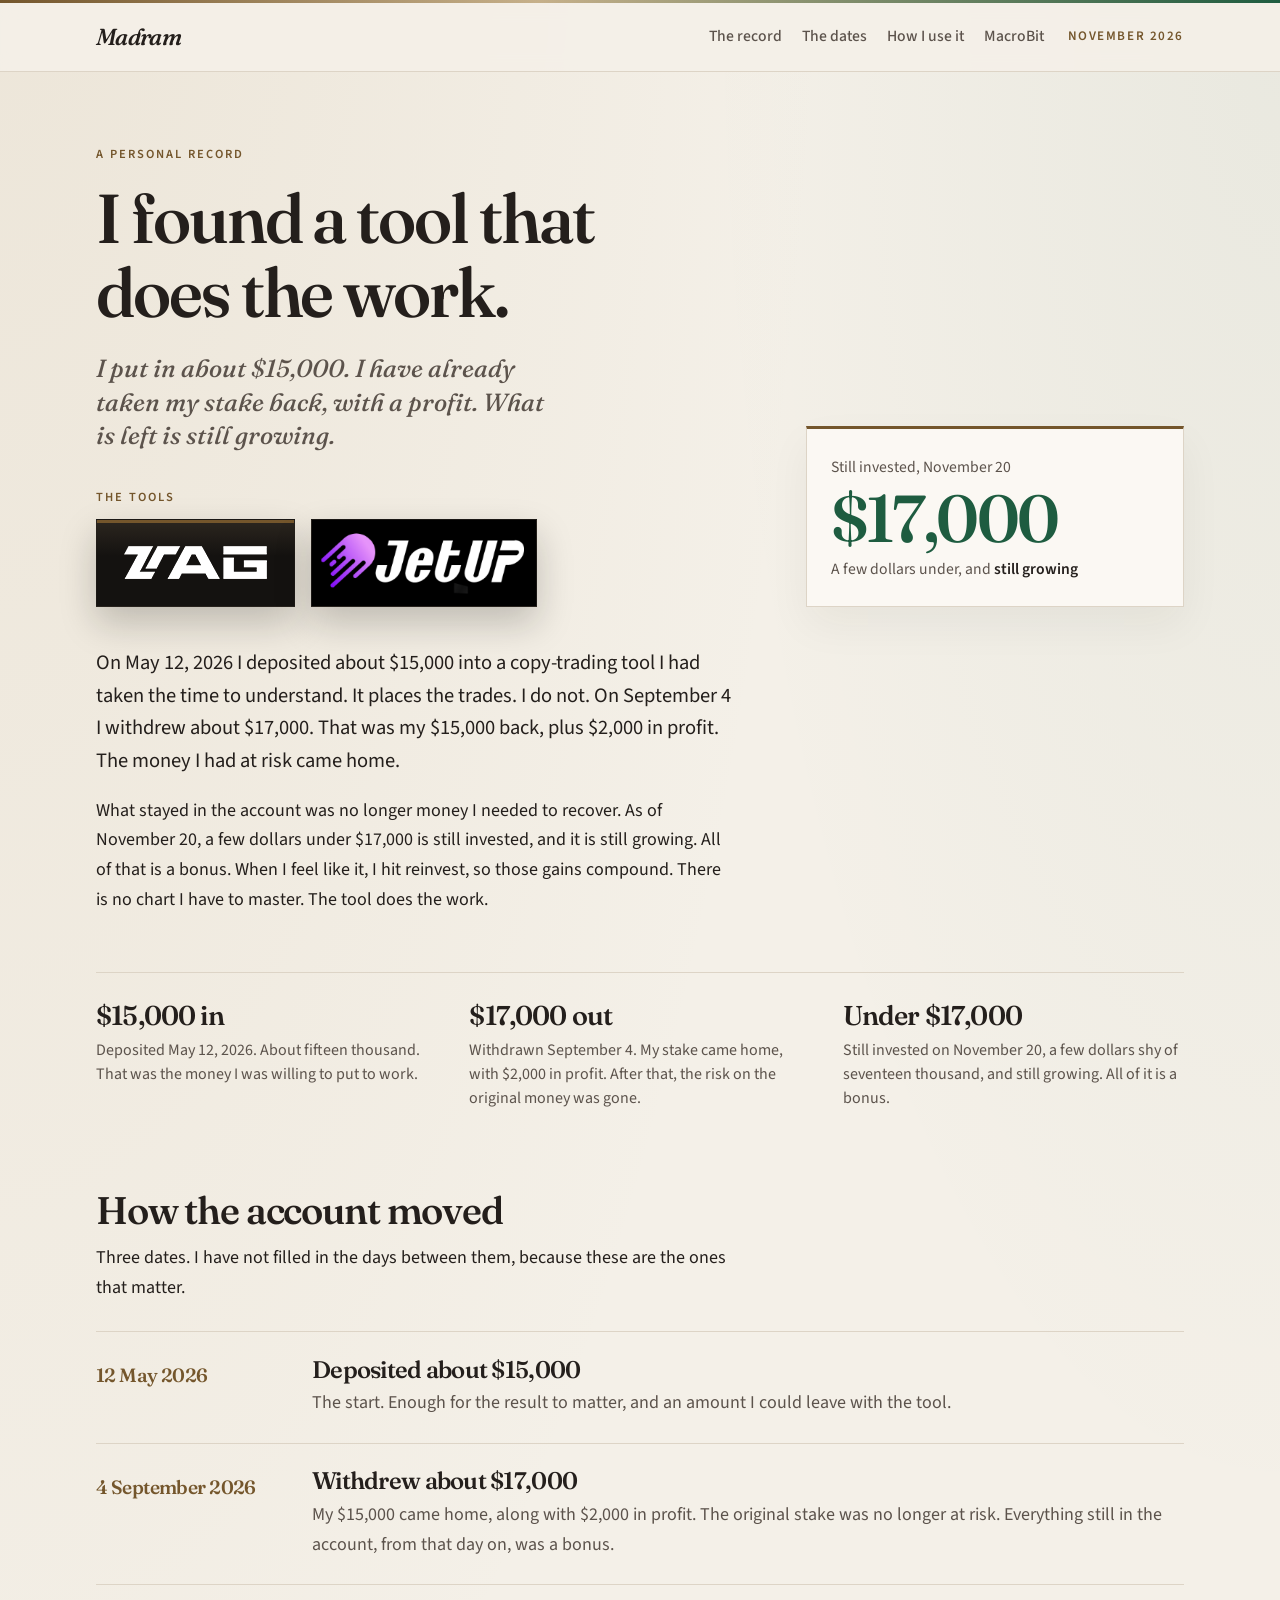
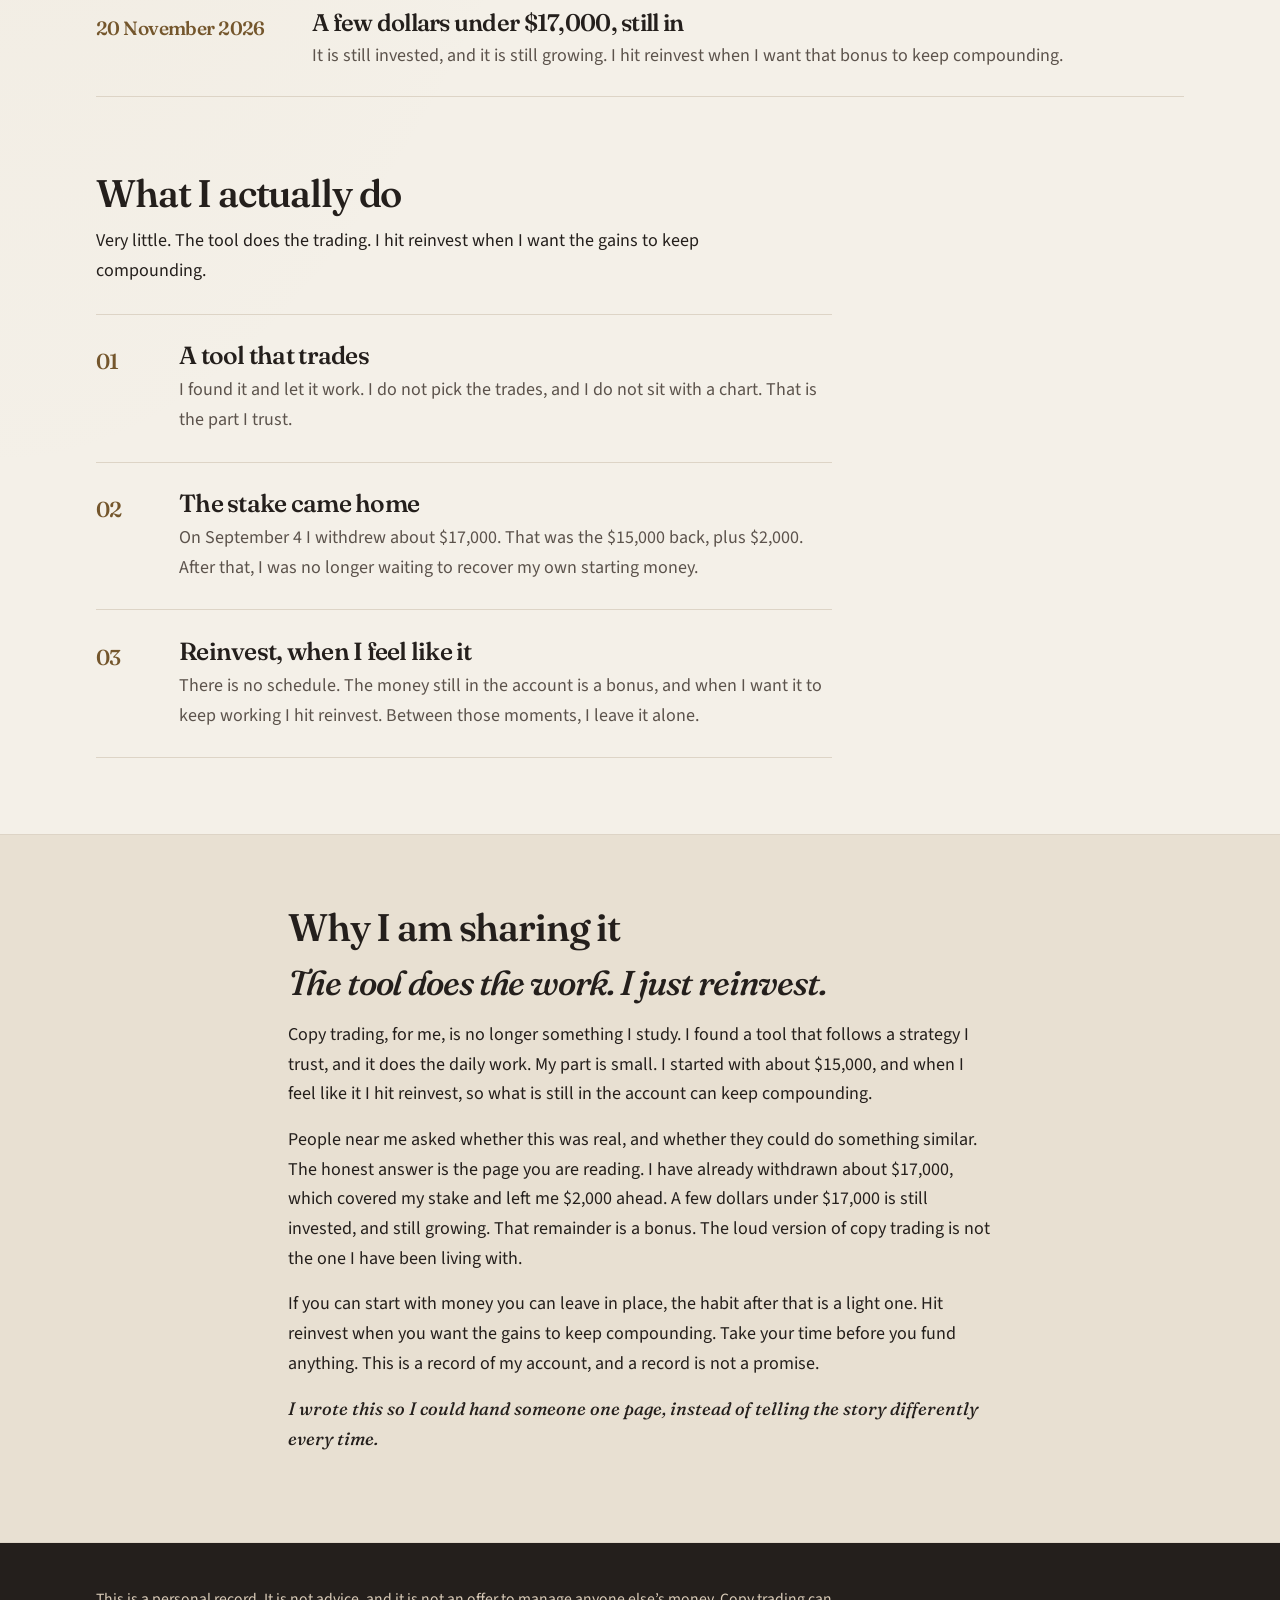
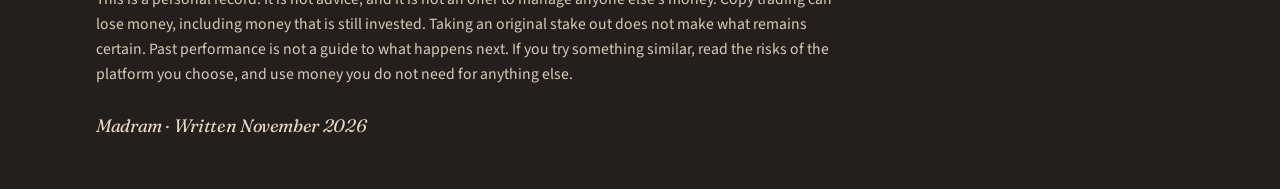
<file: index.html>
<!DOCTYPE html>
<html lang="en">
<head>
  <meta charset="UTF-8">
  <meta name="viewport" content="width=device-width, initial-scale=1.0">
  <title>Madram — a personal record of copy trading</title>
  <meta name="description" content="I put in about $15,000 in May. In September I took out about $17,000. A few dollars under $17,000 is still invested, and still growing.">
  <meta name="theme-color" content="#f4f0e8">
  <meta property="og:title" content="Madram — a personal record of copy trading">
  <meta property="og:description" content="I put in about $15,000 in May. In September I took out about $17,000. A few dollars under $17,000 is still invested, and still growing.">
  <meta property="og:type" content="website">
  <meta property="og:url" content="https://gitgabri.github.io/madram-copyx/">
  <meta name="twitter:card" content="summary">
  <link rel="icon" href="favicon.svg" type="image/svg+xml">
  <link rel="preconnect" href="https://fonts.googleapis.com">
  <link rel="preconnect" href="https://fonts.gstatic.com" crossorigin>
  <link href="https://fonts.googleapis.com/css2?family=Fraunces:ital,opsz,wght@0,9..144,500;0,9..144,560;1,9..144,460;1,9..144,520&family=Source+Sans+3:ital,wght@0,400;0,500;0,600;1,400&display=swap" rel="stylesheet">
  <link rel="stylesheet" href="styles.css">
</head>
<body>
  <a class="skip" href="#content">Skip to the record</a>

  <header class="site-header">
    <div class="wrap header-inner">
      <a class="wordmark" href="#top">Madram</a>
      <nav class="nav" aria-label="On this page">
        <a href="#record">The record</a>
        <a href="#dates">The dates</a>
        <a href="#approach">How I use it</a>
        <a href="macrobit.html">MacroBit</a>
      </nav>
      <p class="as-of">November 2026</p>
    </div>
  </header>

  <main id="top">
    <section class="hero">
      <div class="wrap hero-grid">
        <div class="hero-copy">
          <p class="kicker">A personal record</p>
          <h1>I found a tool that does the work.</h1>
          <p class="deck">I put in about $15,000. I have already taken my stake back, with a profit. What is left is still growing.</p>
          <div class="hero-tools">
            <p class="hero-tools-label">The tools</p>
            <div class="hero-tools-row">
              <div class="mark mark-tag">
                <img src="assets/img/tag_logo_small.webp" alt="TAG" width="143" height="35">
              </div>
              <div class="mark mark-jetup">
                <img src="assets/img/jetup-logo.png" alt="JetUP" width="1262" height="998">
              </div>
            </div>
          </div>
        </div>
        <figure class="result">
          <figcaption>Still invested, November 20</figcaption>
          <p class="result-value">$17,000</p>
          <p class="result-detail">A few dollars under, and <strong>still growing</strong></p>
        </figure>
      </div>
    </section>

    <div class="wrap" id="content">
      <section class="essay" aria-labelledby="opening-heading">
        <h2 id="opening-heading" class="visually-hidden">Opening</h2>
        <p class="lede">On May 12, 2026 I deposited about $15,000 into a copy-trading tool I had taken the time to understand. It places the trades. I do not. On September 4 I withdrew about $17,000. That was my $15,000 back, plus $2,000 in profit. The money I had at risk came home.</p>
        <p>What stayed in the account was no longer money I needed to recover. As of November 20, a few dollars under $17,000 is still invested, and it is still growing. All of that is a bonus. When I feel like it, I hit reinvest, so those gains compound. There is no chart I have to master. The tool does the work.</p>
      </section>

      <dl class="facts" aria-label="Summary">
        <div>
          <dt>$15,000 in</dt>
          <dd>Deposited May 12, 2026. About fifteen thousand. That was the money I was willing to put to work.</dd>
        </div>
        <div>
          <dt>$17,000 out</dt>
          <dd>Withdrawn September 4. My stake came home, with $2,000 in profit. After that, the risk on the original money was gone.</dd>
        </div>
        <div>
          <dt>Under $17,000</dt>
          <dd>Still invested on November 20, a few dollars shy of seventeen thousand, and still growing. All of it is a bonus.</dd>
        </div>
      </dl>

      <section class="record" id="record" aria-labelledby="record-heading">
        <div class="section-head">
          <h2 id="record-heading">How the account moved</h2>
          <p>Three dates. I have not filled in the days between them, because these are the ones that matter.</p>
        </div>
        <ol class="milestones" id="dates">
          <li>
            <time datetime="2026-05-12">12 May 2026</time>
            <div>
              <h3>Deposited about $15,000</h3>
              <p>The start. Enough for the result to matter, and an amount I could leave with the tool.</p>
            </div>
          </li>
          <li>
            <time datetime="2026-09-04">4 September 2026</time>
            <div>
              <h3>Withdrew about $17,000</h3>
              <p>My $15,000 came home, along with $2,000 in profit. The original stake was no longer at risk. Everything still in the account, from that day on, was a bonus.</p>
            </div>
          </li>
          <li>
            <time datetime="2026-11-20">20 November 2026</time>
            <div>
              <h3>A few dollars under $17,000, still in</h3>
              <p>It is still invested, and it is still growing. I hit reinvest when I want that bonus to keep compounding.</p>
            </div>
          </li>
        </ol>
      </section>

      <section class="approach" id="approach" aria-labelledby="approach-heading">
        <div class="section-head">
          <h2 id="approach-heading">What I actually do</h2>
          <p>Very little. The tool does the trading. I hit reinvest when I want the gains to keep compounding.</p>
        </div>
        <ol class="steps">
          <li>
            <span class="num">01</span>
            <div>
              <h3>A tool that trades</h3>
              <p>I found it and let it work. I do not pick the trades, and I do not sit with a chart. That is the part I trust.</p>
            </div>
          </li>
          <li>
            <span class="num">02</span>
            <div>
              <h3>The stake came home</h3>
              <p>On September 4 I withdrew about $17,000. That was the $15,000 back, plus $2,000. After that, I was no longer waiting to recover my own starting money.</p>
            </div>
          </li>
          <li>
            <span class="num">03</span>
            <div>
              <h3>Reinvest, when I feel like it</h3>
              <p>There is no schedule. The money still in the account is a bonus, and when I want it to keep working I hit reinvest. Between those moments, I leave it alone.</p>
            </div>
          </li>
        </ol>
      </section>
    </div>

    <section class="share" aria-labelledby="share-heading">
      <div class="wrap share-inner">
        <h2 id="share-heading">Why I am sharing it</h2>
        <p class="pull">The tool does the work. I just reinvest.</p>
        <p>Copy trading, for me, is no longer something I study. I found a tool that follows a strategy I trust, and it does the daily work. My part is small. I started with about $15,000, and when I feel like it I hit reinvest, so what is still in the account can keep compounding.</p>
        <p>People near me asked whether this was real, and whether they could do something similar. The honest answer is the page you are reading. I have already withdrawn about $17,000, which covered my stake and left me $2,000 ahead. A few dollars under $17,000 is still invested, and still growing. That remainder is a bonus. The loud version of copy trading is not the one I have been living with.</p>
        <p>If you can start with money you can leave in place, the habit after that is a light one. Hit reinvest when you want the gains to keep compounding. Take your time before you fund anything. This is a record of my account, and a record is not a promise.</p>
        <p class="signoff">I wrote this so I could hand someone one page, instead of telling the story differently every time.</p>
      </div>
    </section>
  </main>

  <footer class="site-footer">
    <div class="wrap footer-inner">
      <p class="footer-note">This is a personal record. It is not advice, and it is not an offer to manage anyone else’s money. Copy trading can lose money, including money that is still invested. Taking an original stake out does not make what remains certain. Past performance is not a guide to what happens next. If you try something similar, read the risks of the platform you choose, and use money you do not need for anything else.</p>
      <p class="footer-meta">Madram · Written November 2026</p>
    </div>
  </footer>
</body>
</html>
</file>
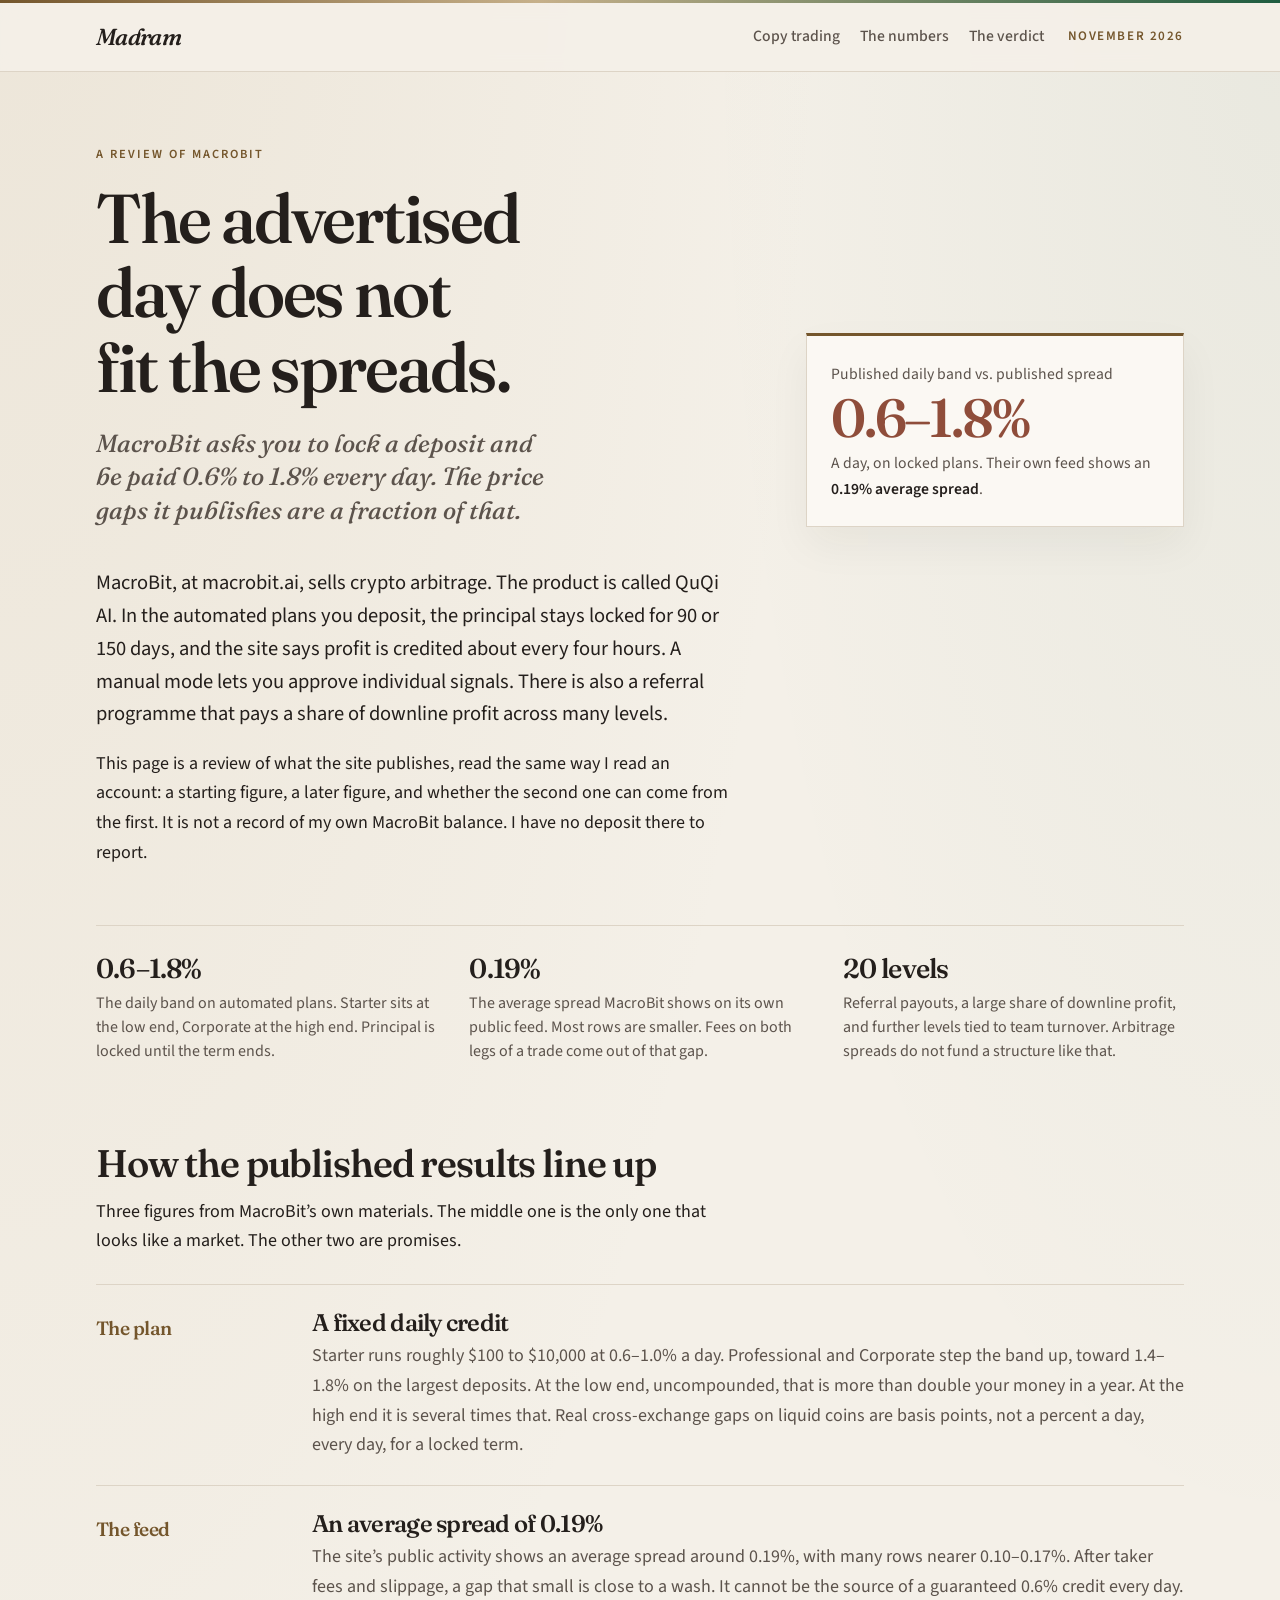
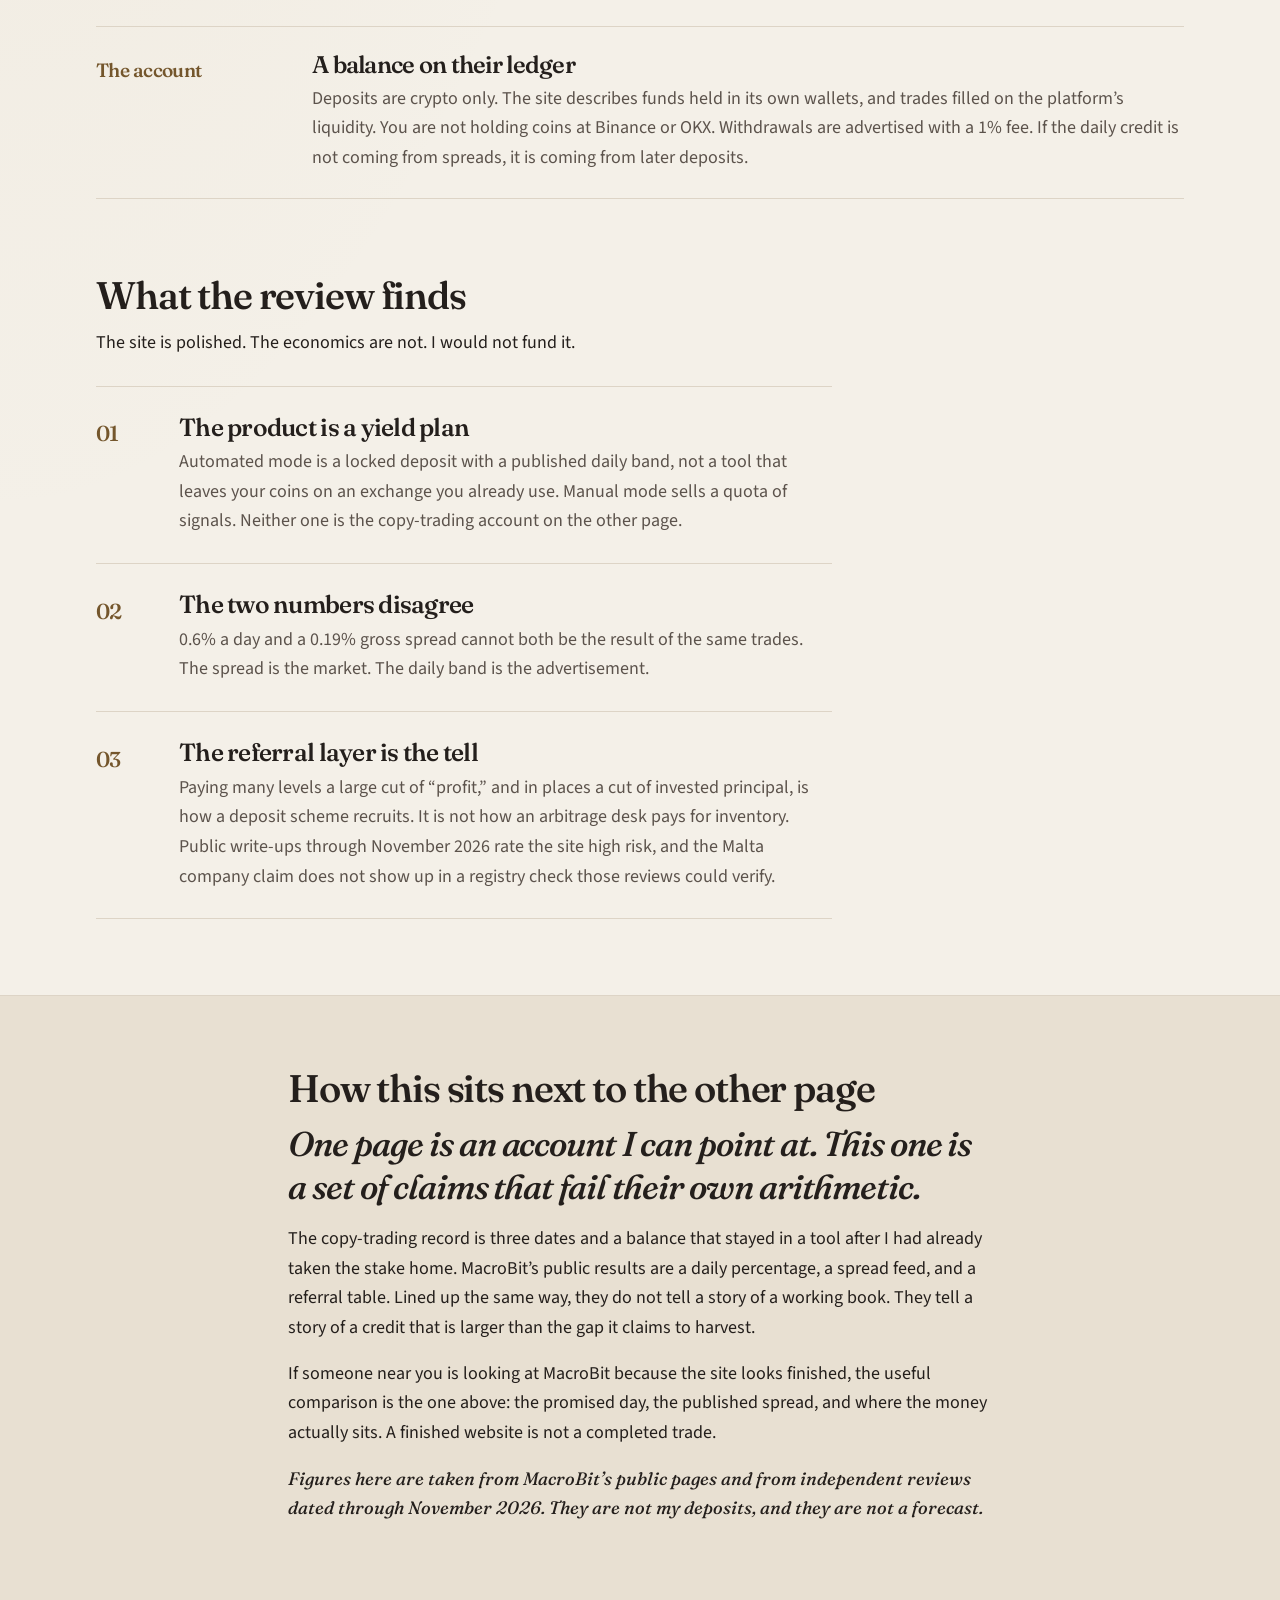
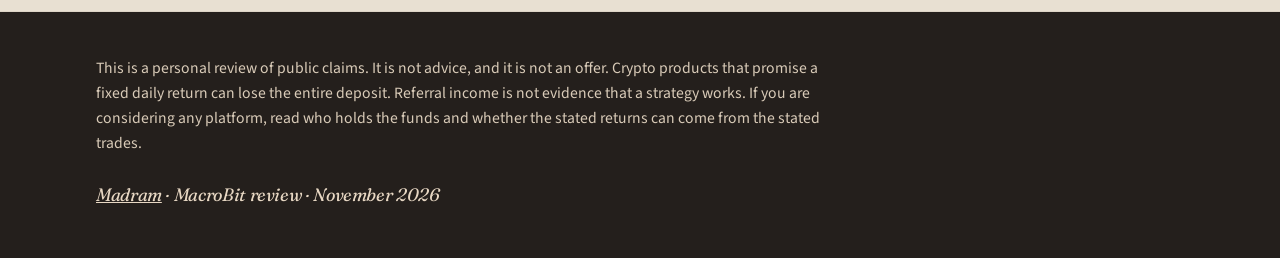
<file: macrobit.html>
<!DOCTYPE html>
<html lang="en">
<head>
  <meta charset="UTF-8">
  <meta name="viewport" content="width=device-width, initial-scale=1.0">
  <title>Madram — a review of MacroBit</title>
  <meta name="description" content="MacroBit sells automated crypto arbitrage at 0.6% to 1.8% a day. Its own public feed shows average spreads of 0.19%. This page reviews those published results.">
  <meta name="theme-color" content="#f4f0e8">
  <meta property="og:title" content="Madram — a review of MacroBit">
  <meta property="og:description" content="MacroBit sells automated crypto arbitrage at 0.6% to 1.8% a day. Its own public feed shows average spreads of 0.19%.">
  <meta property="og:type" content="website">
  <link rel="icon" href="favicon.svg" type="image/svg+xml">
  <link rel="preconnect" href="https://fonts.googleapis.com">
  <link rel="preconnect" href="https://fonts.gstatic.com" crossorigin>
  <link href="https://fonts.googleapis.com/css2?family=Fraunces:ital,opsz,wght@0,9..144,500;0,9..144,560;1,9..144,460;1,9..144,520&family=Source+Sans+3:ital,wght@0,400;0,500;0,600;1,400&display=swap" rel="stylesheet">
  <link rel="stylesheet" href="styles.css">
</head>
<body>
  <a class="skip" href="#content">Skip to the review</a>

  <header class="site-header">
    <div class="wrap header-inner">
      <a class="wordmark" href="index.html">Madram</a>
      <nav class="nav" aria-label="On this page">
        <a href="index.html">Copy trading</a>
        <a href="#record">The numbers</a>
        <a href="#approach">The verdict</a>
      </nav>
      <p class="as-of">November 2026</p>
    </div>
  </header>

  <main id="top">
    <section class="hero">
      <div class="wrap hero-grid">
        <div class="hero-copy">
          <p class="kicker">A review of MacroBit</p>
          <h1>The advertised day does not fit the spreads.</h1>
          <p class="deck">MacroBit asks you to lock a deposit and be paid 0.6% to 1.8% every day. The price gaps it publishes are a fraction of that.</p>
        </div>
        <figure class="result">
          <figcaption>Published daily band vs. published spread</figcaption>
          <p class="result-value result-value-caution">0.6–1.8%</p>
          <p class="result-detail">A day, on locked plans. Their own feed shows an <strong>0.19% average spread</strong>.</p>
        </figure>
      </div>
    </section>

    <div class="wrap" id="content">
      <section class="essay" aria-labelledby="opening-heading">
        <h2 id="opening-heading" class="visually-hidden">Opening</h2>
        <p class="lede">MacroBit, at macrobit.ai, sells crypto arbitrage. The product is called QuQi AI. In the automated plans you deposit, the principal stays locked for 90 or 150 days, and the site says profit is credited about every four hours. A manual mode lets you approve individual signals. There is also a referral programme that pays a share of downline profit across many levels.</p>
        <p>This page is a review of what the site publishes, read the same way I read an account: a starting figure, a later figure, and whether the second one can come from the first. It is not a record of my own MacroBit balance. I have no deposit there to report.</p>
      </section>

      <dl class="facts" aria-label="Summary">
        <div>
          <dt>0.6–1.8%</dt>
          <dd>The daily band on automated plans. Starter sits at the low end, Corporate at the high end. Principal is locked until the term ends.</dd>
        </div>
        <div>
          <dt>0.19%</dt>
          <dd>The average spread MacroBit shows on its own public feed. Most rows are smaller. Fees on both legs of a trade come out of that gap.</dd>
        </div>
        <div>
          <dt>20 levels</dt>
          <dd>Referral payouts, a large share of downline profit, and further levels tied to team turnover. Arbitrage spreads do not fund a structure like that.</dd>
        </div>
      </dl>

      <section class="record" id="record" aria-labelledby="record-heading">
        <div class="section-head">
          <h2 id="record-heading">How the published results line up</h2>
          <p>Three figures from MacroBit’s own materials. The middle one is the only one that looks like a market. The other two are promises.</p>
        </div>
        <ol class="milestones" id="dates">
          <li>
            <time datetime="2026-11-01">The plan</time>
            <div>
              <h3>A fixed daily credit</h3>
              <p>Starter runs roughly $100 to $10,000 at 0.6–1.0% a day. Professional and Corporate step the band up, toward 1.4–1.8% on the largest deposits. At the low end, uncompounded, that is more than double your money in a year. At the high end it is several times that. Real cross-exchange gaps on liquid coins are basis points, not a percent a day, every day, for a locked term.</p>
            </div>
          </li>
          <li>
            <time datetime="2026-11-01">The feed</time>
            <div>
              <h3>An average spread of 0.19%</h3>
              <p>The site’s public activity shows an average spread around 0.19%, with many rows nearer 0.10–0.17%. After taker fees and slippage, a gap that small is close to a wash. It cannot be the source of a guaranteed 0.6% credit every day.</p>
            </div>
          </li>
          <li>
            <time datetime="2026-11-01">The account</time>
            <div>
              <h3>A balance on their ledger</h3>
              <p>Deposits are crypto only. The site describes funds held in its own wallets, and trades filled on the platform’s liquidity. You are not holding coins at Binance or OKX. Withdrawals are advertised with a 1% fee. If the daily credit is not coming from spreads, it is coming from later deposits.</p>
            </div>
          </li>
        </ol>
      </section>

      <section class="approach" id="approach" aria-labelledby="approach-heading">
        <div class="section-head">
          <h2 id="approach-heading">What the review finds</h2>
          <p>The site is polished. The economics are not. I would not fund it.</p>
        </div>
        <ol class="steps">
          <li>
            <span class="num">01</span>
            <div>
              <h3>The product is a yield plan</h3>
              <p>Automated mode is a locked deposit with a published daily band, not a tool that leaves your coins on an exchange you already use. Manual mode sells a quota of signals. Neither one is the copy-trading account on the other page.</p>
            </div>
          </li>
          <li>
            <span class="num">02</span>
            <div>
              <h3>The two numbers disagree</h3>
              <p>0.6% a day and a 0.19% gross spread cannot both be the result of the same trades. The spread is the market. The daily band is the advertisement.</p>
            </div>
          </li>
          <li>
            <span class="num">03</span>
            <div>
              <h3>The referral layer is the tell</h3>
              <p>Paying many levels a large cut of “profit,” and in places a cut of invested principal, is how a deposit scheme recruits. It is not how an arbitrage desk pays for inventory. Public write-ups through November 2026 rate the site high risk, and the Malta company claim does not show up in a registry check those reviews could verify.</p>
            </div>
          </li>
        </ol>
      </section>
    </div>

    <section class="share" aria-labelledby="share-heading">
      <div class="wrap share-inner">
        <h2 id="share-heading">How this sits next to the other page</h2>
        <p class="pull">One page is an account I can point at. This one is a set of claims that fail their own arithmetic.</p>
        <p>The copy-trading record is three dates and a balance that stayed in a tool after I had already taken the stake home. MacroBit’s public results are a daily percentage, a spread feed, and a referral table. Lined up the same way, they do not tell a story of a working book. They tell a story of a credit that is larger than the gap it claims to harvest.</p>
        <p>If someone near you is looking at MacroBit because the site looks finished, the useful comparison is the one above: the promised day, the published spread, and where the money actually sits. A finished website is not a completed trade.</p>
        <p class="signoff">Figures here are taken from MacroBit’s public pages and from independent reviews dated through November 2026. They are not my deposits, and they are not a forecast.</p>
      </div>
    </section>
  </main>

  <footer class="site-footer">
    <div class="wrap footer-inner">
      <p class="footer-note">This is a personal review of public claims. It is not advice, and it is not an offer. Crypto products that promise a fixed daily return can lose the entire deposit. Referral income is not evidence that a strategy works. If you are considering any platform, read who holds the funds and whether the stated returns can come from the stated trades.</p>
      <p class="footer-meta"><a href="index.html">Madram</a> · MacroBit review · November 2026</p>
    </div>
  </footer>
</body>
</html>
</file>
<file: styles.css>
:root {
  --paper: #f4f0e8;
  --paper-deep: #e8e0d2;
  --card: #fbf8f3;
  --ink: #241f1c;
  --ink-soft: #5c534c;
  --moss: #1e5c40;
  --clay: #8f4d3a;
  --brass: #74562c;
  --brass-line: #c6b08a;
  --line: #ddd4c6;
  --footer: #241f1c;
  --footer-text: #e7d7c3;
  --shadow: 0 18px 40px rgba(36, 31, 28, 0.05);
  --serif: "Fraunces", "Iowan Old Style", Palatino, "Palatino Linotype", serif;
  --sans: "Source Sans 3", "Segoe UI", sans-serif;
  --measure: 40rem;
  --wrap: 68rem;
}

*,
*::before,
*::after {
  box-sizing: border-box;
}

html {
  scroll-behavior: smooth;
  overflow-x: clip;
}

body {
  margin: 0;
  color: var(--ink);
  background-color: var(--paper);
  background-image:
    radial-gradient(ellipse at 0% -10%, rgba(198, 176, 138, 0.18), transparent 46%),
    radial-gradient(ellipse at 100% 0%, rgba(30, 92, 64, 0.05), transparent 32%);
  font-family: var(--sans);
  font-size: 1.125rem;
  line-height: 1.65;
  text-rendering: optimizeLegibility;
}

body::before {
  content: "";
  display: block;
  height: 3px;
  background: linear-gradient(90deg, var(--brass), var(--brass-line) 42%, var(--moss));
}

.skip {
  position: absolute;
  left: 1rem;
  top: 0;
  transform: translateY(-120%);
  background: var(--ink);
  color: var(--paper);
  padding: 0.6rem 0.9rem;
  z-index: 10;
}

.skip:focus {
  transform: none;
}

.wrap {
  width: min(var(--wrap), calc(100% - 2.5rem));
  margin-inline: auto;
}

.site-header {
  position: sticky;
  top: 0;
  z-index: 5;
  background: rgba(244, 240, 232, 0.9);
  backdrop-filter: blur(10px);
  border-bottom: 1px solid var(--line);
}

.header-inner {
  display: flex;
  align-items: center;
  gap: 1.5rem;
  min-height: 4.25rem;
}

.wordmark {
  font-family: var(--serif);
  font-weight: 560;
  font-style: italic;
  font-size: 1.45rem;
  letter-spacing: -0.03em;
  color: var(--ink);
  text-decoration: none;
}

.nav {
  display: flex;
  gap: 1.25rem;
  margin-left: auto;
}

.nav a {
  color: var(--ink-soft);
  text-decoration: none;
  font-size: 0.98rem;
  font-weight: 500;
}

.nav a:hover {
  color: var(--ink);
}

.as-of {
  margin: 0;
  color: var(--brass);
  font-size: 0.82rem;
  font-weight: 600;
  letter-spacing: 0.12em;
  text-transform: uppercase;
}

a:focus-visible {
  outline: 2px solid var(--brass);
  outline-offset: 3px;
  border-radius: 2px;
}

.hero {
  padding: 4.5rem 0 2.5rem;
}

.hero-grid {
  display: grid;
  grid-template-columns: minmax(0, 1.4fr) minmax(16rem, 0.8fr);
  gap: 3rem;
  align-items: end;
}

.kicker {
  margin: 0 0 1rem;
  color: var(--brass);
  font-size: 0.78rem;
  font-weight: 600;
  letter-spacing: 0.16em;
  text-transform: uppercase;
}

h1,
h2,
h3 {
  font-family: var(--serif);
  font-weight: 560;
  letter-spacing: -0.03em;
  line-height: 1.08;
}

h1 {
  margin: 0;
  max-width: min(20ch, 100%);
  font-size: clamp(2.15rem, 5.4vw, 4.7rem);
  text-wrap: balance;
}

.hero-copy {
  min-width: 0;
}

.deck {
  margin: 1.4rem 0 0;
  max-width: min(28rem, 100%);
  font-family: var(--serif);
  font-style: italic;
  font-weight: 460;
  font-size: clamp(1.25rem, 2vw, 1.55rem);
  line-height: 1.35;
  color: var(--ink-soft);
}

.hero-tools {
  margin-top: 2.15rem;
}

.hero-tools-label {
  margin: 0 0 0.7rem;
  color: var(--brass);
  font-size: 0.78rem;
  font-weight: 600;
  letter-spacing: 0.16em;
  text-transform: uppercase;
}

.hero-tools-row {
  display: flex;
  flex-wrap: wrap;
  align-items: stretch;
  gap: 1rem;
}

.mark {
  display: flex;
  align-items: center;
  justify-content: center;
  height: 5.5rem;
  background: linear-gradient(180deg, #2c261f 0%, #141210 42%);
  border: 1px solid rgba(36, 31, 28, 0.45);
  box-shadow:
    inset 0 3px 0 var(--brass),
    0 16px 36px rgba(20, 16, 12, 0.22);
}

.mark img {
  display: block;
}

.mark-tag {
  padding: 0 1.7rem;
}

.mark-tag img {
  height: 2.18rem;
  width: auto;
}

.mark-jetup {
  position: relative;
  width: 14.16rem;
  padding: 0;
  overflow: hidden;
}

.mark-jetup img {
  position: absolute;
  width: 408%;
  max-width: none;
  height: auto;
  left: 50%;
  top: -58%;
  transform: translateX(-50%);
}

.result {
  margin: 0;
  padding: 1.6rem 1.5rem 1.45rem;
  background: var(--card);
  border: 1px solid var(--line);
  border-top: 3px solid var(--brass);
  box-shadow: var(--shadow);
}

.result figcaption,
.result-detail {
  margin: 0;
  color: var(--ink-soft);
  font-size: 0.98rem;
}

.result-value {
  margin: 0.35rem 0 0.45rem;
  font-family: var(--serif);
  font-weight: 560;
  font-size: clamp(3rem, 6vw, 4.15rem);
  letter-spacing: -0.04em;
  line-height: 0.95;
  color: var(--moss);
  font-variant-numeric: tabular-nums;
}

.result-value-caution {
  color: var(--clay);
  font-size: clamp(2.35rem, 5vw, 3.35rem);
}

.result-detail strong {
  color: var(--ink);
  font-weight: 600;
}

.essay {
  max-width: var(--measure);
  padding-bottom: 2.5rem;
}

.lede {
  font-size: 1.28rem;
  line-height: 1.6;
}

.essay p {
  margin: 0 0 1.1rem;
}

.facts {
  display: grid;
  grid-template-columns: repeat(3, 1fr);
  gap: 1.5rem 2rem;
  margin: 0;
  padding: 1.75rem 0 0.25rem;
  border-top: 1px solid var(--line);
}

.facts dt {
  font-family: var(--serif);
  font-size: 1.7rem;
  font-weight: 560;
  letter-spacing: -0.03em;
  line-height: 1.1;
}

.facts dd {
  margin: 0.45rem 0 0;
  color: var(--ink-soft);
  font-size: 1rem;
  line-height: 1.5;
}

.record,
.months,
.approach {
  padding-top: 4.75rem;
  scroll-margin-top: 5.5rem;
}

#dates {
  scroll-margin-top: 5.5rem;
}

.section-head {
  max-width: var(--measure);
  margin-bottom: 1.75rem;
}

.section-head h2,
.share h2 {
  margin: 0 0 0.75rem;
  font-size: clamp(2rem, 3vw, 2.6rem);
}

.section-head p,
.share p {
  margin: 0 0 1rem;
}

.milestones {
  list-style: none;
  margin: 0;
  padding: 0;
}

.milestones li {
  display: grid;
  grid-template-columns: 11.5rem 1fr;
  gap: 0.4rem 2rem;
  padding: 1.55rem 0;
  border-top: 1px solid var(--line);
}

.milestones li:last-child {
  border-bottom: 1px solid var(--line);
}

.milestones time {
  font-family: var(--serif);
  font-weight: 560;
  font-size: 1.2rem;
  letter-spacing: -0.03em;
  color: var(--brass);
  padding-top: 0.2rem;
}

.milestones h3 {
  margin: 0 0 0.35rem;
  font-size: 1.5rem;
}

.milestones p {
  margin: 0;
  color: var(--ink-soft);
}

.chart-card {
  margin: 0;
  padding: 1.25rem 1rem 1rem;
  background: var(--card);
  border: 1px solid var(--line);
  box-shadow: var(--shadow);
}

.chart {
  display: block;
  width: 100%;
  height: auto;
}

.chart-base {
  stroke: var(--line);
  stroke-width: 1;
}

.chart-line {
  stroke: var(--moss);
  stroke-width: 2.4;
  stroke-linejoin: round;
  stroke-linecap: round;
  stroke-dasharray: 1400;
  stroke-dashoffset: 1400;
  animation: draw 2s ease forwards;
}

.chart-area {
  opacity: 0;
  animation: rise 1.2s ease 0.45s forwards;
}

.chart-dip {
  fill: var(--clay);
}

.chart-note {
  fill: var(--clay);
  font-family: var(--sans);
  font-size: 13px;
  font-weight: 600;
}

.chart-dip-caption {
  display: none;
  margin: 0.15rem 0 0;
  color: var(--clay);
  font-size: 0.95rem;
  font-weight: 600;
  text-align: center;
}

.chart-end {
  fill: var(--moss);
}

.chart-end-ring {
  fill: none;
  stroke: var(--brass-line);
  stroke-width: 1.5;
}

.chart-scale {
  display: flex;
  justify-content: space-between;
  gap: 1rem;
  margin-top: 0.35rem;
  padding: 0 0.4rem;
  color: var(--ink-soft);
  font-size: 0.92rem;
}

.ledger {
  display: grid;
  grid-template-columns: 1fr;
  border-top: 1px solid var(--line);
}

.ledger-row {
  display: grid;
  grid-template-columns: 1.1fr 0.7fr 1fr;
  gap: 0.75rem;
  align-items: baseline;
  padding: 0.78rem 0.2rem;
  border-bottom: 1px solid var(--line);
  font-variant-numeric: tabular-nums;
}

.ledger-head {
  color: var(--brass);
  font-size: 0.75rem;
  font-weight: 600;
  letter-spacing: 0.14em;
  text-transform: uppercase;
}

.ledger-head-repeat {
  display: none;
}

.ledger-row span:nth-child(2),
.ledger-row span:nth-child(3) {
  text-align: right;
}

.ledger-row:not(.ledger-head):hover {
  background: rgba(36, 31, 28, 0.025);
}

.up {
  color: var(--moss);
  font-weight: 600;
}

.down {
  color: var(--clay);
  font-weight: 600;
}

.steps {
  list-style: none;
  margin: 0;
  padding: 0;
  max-width: 46rem;
}

.steps li {
  display: grid;
  grid-template-columns: 4.2rem 1fr;
  gap: 0.5rem 1rem;
  padding: 1.7rem 0;
  border-top: 1px solid var(--line);
}

.steps li:last-child {
  border-bottom: 1px solid var(--line);
}

.num {
  font-family: var(--serif);
  font-size: 1.35rem;
  font-weight: 520;
  color: var(--brass);
  letter-spacing: -0.03em;
  padding-top: 0.15rem;
}

.steps h3 {
  margin: 0 0 0.4rem;
  font-size: 1.55rem;
}

.steps p {
  margin: 0;
  color: var(--ink-soft);
}

.share {
  margin-top: 4.75rem;
  background: var(--paper-deep);
  border-top: 1px solid var(--line);
  border-bottom: 1px solid var(--line);
}

.share-inner {
  max-width: 44rem;
  padding: 4.5rem 0;
}

.pull {
  margin: 0 0 1.4rem;
  font-family: var(--serif);
  font-style: italic;
  font-weight: 520;
  font-size: clamp(1.7rem, 3vw, 2.15rem);
  line-height: 1.25;
  letter-spacing: -0.03em;
  color: var(--ink);
}

.signoff {
  margin-top: 1.5rem;
  font-family: var(--serif);
  font-style: italic;
  font-weight: 460;
  color: var(--ink);
}

.site-footer {
  background: var(--footer);
  color: var(--footer-text);
}

.footer-inner {
  padding: 2.75rem 0 3rem;
}

.footer-note {
  margin: 0;
  max-width: 46rem;
  font-size: 0.98rem;
  line-height: 1.6;
  color: #d9cbb8;
}

.footer-meta a {
  color: inherit;
}

.footer-meta {
  margin: 1.5rem 0 0;
  font-family: var(--serif);
  font-style: italic;
  letter-spacing: -0.02em;
}

.visually-hidden {
  position: absolute;
  width: 1px;
  height: 1px;
  padding: 0;
  margin: -1px;
  overflow: hidden;
  clip: rect(0, 0, 0, 0);
  white-space: nowrap;
  border: 0;
}

@keyframes draw {
  to {
    stroke-dashoffset: 0;
  }
}

@keyframes rise {
  to {
    opacity: 1;
  }
}

@media (max-width: 800px) {
  .hero {
    padding-top: 2.5rem;
  }

  .hero-grid,
  .facts {
    grid-template-columns: minmax(0, 1fr);
  }

  .header-inner {
    display: grid;
    grid-template-columns: minmax(0, 1fr) auto;
    grid-template-areas:
      "mark date"
      "nav nav";
    align-items: center;
    column-gap: 1rem;
    row-gap: 0.35rem;
    min-height: 0;
    padding: 0.85rem 0 0.75rem;
  }

  .wordmark {
    grid-area: mark;
  }

  .nav {
    grid-area: nav;
    margin-left: 0;
    gap: 1rem;
  }

  .as-of {
    grid-area: date;
    justify-self: end;
    letter-spacing: 0.08em;
  }

  h1 {
    max-width: 100%;
    font-size: clamp(2.15rem, 8.8vw, 2.7rem);
  }

  .milestones li {
    grid-template-columns: 1fr;
    gap: 0.25rem;
  }

  .result {
    max-width: 22rem;
  }

  .chart-note {
    display: none;
  }

  .chart-dip-caption {
    display: block;
  }
}

@media (max-width: 540px) {
  .hero-tools-row {
    gap: 0.7rem;
  }

  .mark {
    height: 4.05rem;
  }

  .mark-tag {
    padding: 0 1.15rem;
  }

  .mark-tag img {
    height: 1.6rem;
  }

  .mark-jetup {
    width: 10.43rem;
  }
}

@media (prefers-reduced-motion: reduce) {
  html {
    scroll-behavior: auto;
  }

  .chart-line,
  .chart-area {
    animation: none;
  }

  .chart-line {
    stroke-dashoffset: 0;
  }

  .chart-area {
    opacity: 1;
  }
}

@media print {
  .site-header {
    position: static;
  }

  .chart-line,
  .chart-area {
    animation: none;
  }

  .chart-line {
    stroke-dashoffset: 0;
  }

  .chart-area {
    opacity: 1;
  }

  .share,
  .site-footer,
  .chart-card,
  .result {
    box-shadow: none;
  }
}
</file>
